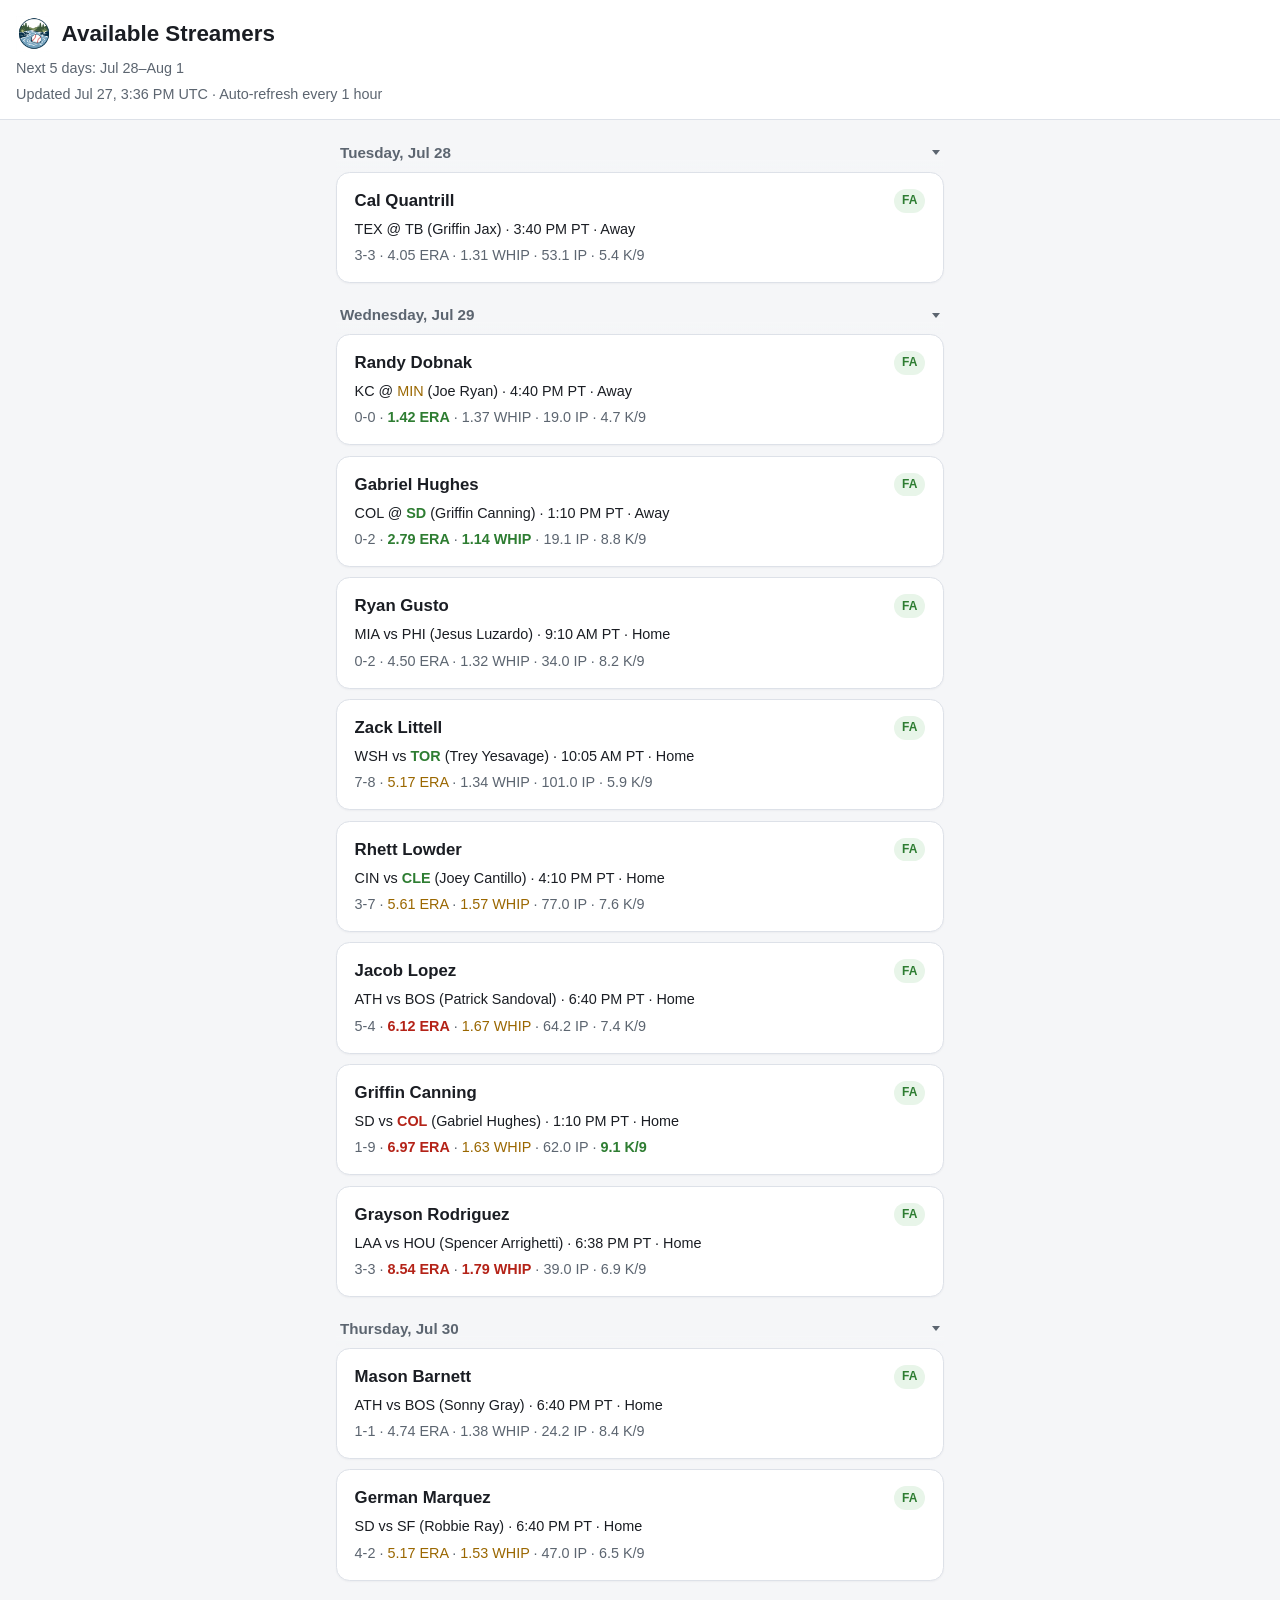
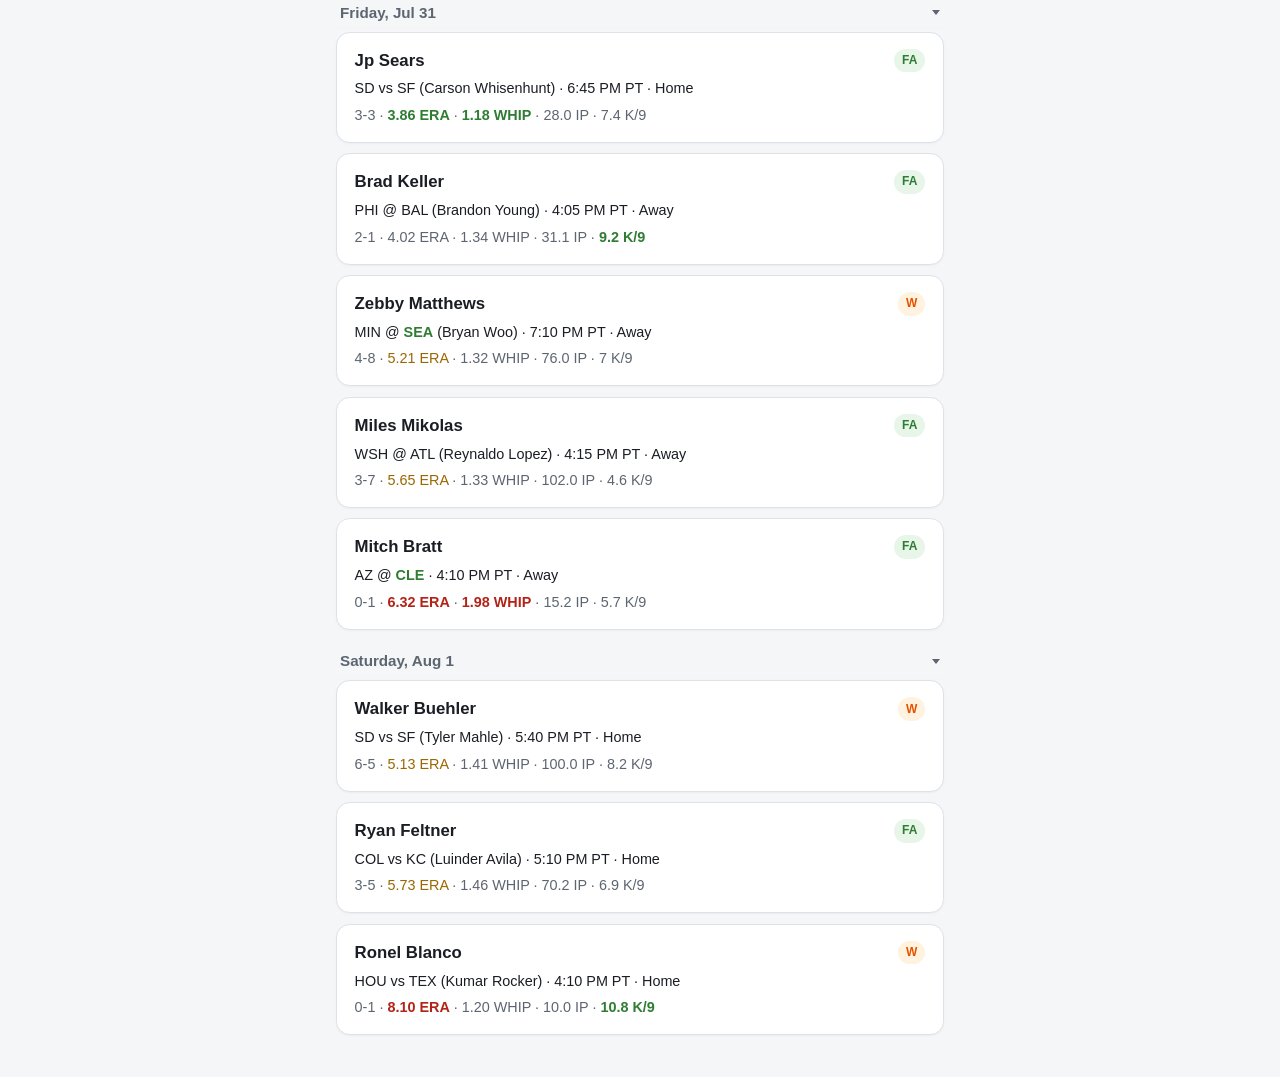
<file: docs/index.html>
<!DOCTYPE html>
<html lang="en">
<head>
  <meta charset="utf-8">
  <meta name="viewport" content="width=device-width, initial-scale=1">
  <title>Available Streamers</title>
  
  <link rel="icon" href="./static/baseball-streamer-logo.png" type="image/png">
  <link rel="stylesheet" href="./static/style.css">
  
</head>
<body>
  <header class="page-header">
    <div class="header-top">
      <div class="header-brand">
        <img
          
          src="./static/baseball-streamer-logo.png"
          
          alt=""
          class="header-logo"
          width="36"
          height="36"
        >
        <h1>Available Streamers</h1>
      </div>
      
    </div>
    <p id="date-range" class="date-range"></p>
    <p id="meta" class="meta"></p>
  </header>

  <main id="content">
    <p class="loading">Loading pitchers…</p>
  </main>

  <script>
    const DEPLOY_MODE = "pages";
    const contentEl = document.getElementById("content");
    const dateRangeEl = document.getElementById("date-range");
    const metaEl = document.getElementById("meta");
    const refreshBtn = document.getElementById("refresh-btn");

    const AVAIL_LABELS = {
      free_agent: "FA",
      waivers: "W",
      na_free_agent: "NA",
    };

    function formatDateHeader(isoDate) {
      const d = new Date(isoDate + "T12:00:00");
      return d.toLocaleDateString("en-US", {
        weekday: "long",
        month: "short",
        day: "numeric",
      });
    }

    function formatCachedAt(iso) {
      if (!iso) return "";
      const d = new Date(iso);
      return d.toLocaleString("en-US", {
        month: "short",
        day: "numeric",
        hour: "numeric",
        minute: "2-digit",
        timeZoneName: "short",
      });
    }

    function parseInningsPitched(value) {
      if (value == null || value === "—") return null;
      const text = String(value).trim();
      if (!text || text === "—") return null;
      if (text.includes(".")) {
        const [whole, frac] = text.split(".", 2);
        if (frac.length === 1 && "012".includes(frac)) {
          return parseInt(whole, 10) + parseInt(frac, 10) / 3;
        }
      }
      const n = parseFloat(text);
      return Number.isFinite(n) ? n : null;
    }

    function parseStatFloat(value) {
      if (value == null || value === "—") return null;
      const n = parseFloat(String(value).trim());
      return Number.isFinite(n) ? n : null;
    }

    function eraHighlight(era) {
      const v = parseStatFloat(era);
      if (v === null) return null;
      if (v > 6) return "bad";
      if (v > 5) return "warn";
      if (v < 4) return "good";
      return null;
    }

    function whipHighlight(whip) {
      const v = parseStatFloat(whip);
      if (v === null) return null;
      if (v > 1.7) return "bad";
      if (v > 1.5) return "warn";
      if (v < 1.2) return "good";
      return null;
    }

    function kPer9(strikeouts, inningsPitched) {
      const ip = parseInningsPitched(inningsPitched);
      if (ip === null || ip <= 0) return null;
      const ks = Number(strikeouts);
      if (!Number.isFinite(ks)) return null;
      return (ks / ip) * 9;
    }

    function formatKPer9(value) {
      if (value === null) return "—";
      const rounded = Math.round(value * 10) / 10;
      if (rounded === Math.floor(rounded)) return String(Math.floor(rounded));
      return String(rounded);
    }

    function kPer9Highlight(strikeouts, inningsPitched) {
      const value = kPer9(strikeouts, inningsPitched);
      if (value === null) return null;
      return value >= 9 ? "good" : null;
    }

    function statHighlights(stats) {
      return {
        era: eraHighlight(stats.era),
        whip: whipHighlight(stats.whip),
        k_per_9: kPer9Highlight(stats.strikeouts, stats.innings_pitched),
      };
    }

    function statHighlightClass(level) {
      return level ? `stat-${level}` : "";
    }

    function appendStatPart(parent, text, level) {
      const cls = statHighlightClass(level);
      if (cls) {
        const span = document.createElement("span");
        span.className = cls;
        span.textContent = text;
        parent.appendChild(span);
      } else {
        parent.appendChild(document.createTextNode(text));
      }
    }

    function renderStatsLine(stats, parentEl) {
      parentEl.replaceChildren();
      if (!stats) {
        parentEl.textContent = "Stats unavailable";
        return;
      }
      const h = statHighlights(stats);
      const wl = `${stats.wins ?? 0}-${stats.losses ?? 0}`;
      parentEl.appendChild(document.createTextNode(`${wl} · `));
      appendStatPart(parentEl, `${stats.era ?? "—"} ERA`, h.era);
      parentEl.appendChild(document.createTextNode(" · "));
      appendStatPart(parentEl, `${stats.whip ?? "—"} WHIP`, h.whip);
      parentEl.appendChild(document.createTextNode(" · "));
      parentEl.appendChild(document.createTextNode(`${stats.innings_pitched ?? "—"} IP`));
      parentEl.appendChild(document.createTextNode(" · "));
      const k9 = kPer9(stats.strikeouts, stats.innings_pitched);
      appendStatPart(parentEl, `${formatKPer9(k9)} K/9`, h.k_per_9);
    }

    function renderMatchup(p, parentEl) {
      parentEl.replaceChildren();
      parentEl.appendChild(document.createTextNode(`${p.pitcher_team} `));
      parentEl.appendChild(document.createTextNode(p.home_away === "away" ? "@ " : "vs "));
      appendStatPart(parentEl, p.opponent_team, p.opponent_highlight);
      if (p.opposing_pitcher_name) {
        parentEl.appendChild(document.createTextNode(` (${p.opposing_pitcher_name})`));
      }
      parentEl.appendChild(document.createTextNode(` · ${p.game_time_pt} · ${homeAwayLabel(p.home_away)}`));
    }

    function homeAwayLabel(value) {
      return value === "away" ? "Away" : "Home";
    }

    function renderPitchers(data) {
      renderMeta(data);

      if (data.warnings && data.warnings.length) {
        const warn = document.createElement("div");
        warn.className = "warnings";
        warn.textContent = data.warnings.join(" ");
        contentEl.innerHTML = "";
        contentEl.appendChild(warn);
      } else {
        contentEl.innerHTML = "";
      }

      const pitchers = data.pitchers || [];
      if (!pitchers.length) {
        const empty = document.createElement("p");
        empty.className = "empty";
        empty.textContent = "No available probable starters in this window.";
        contentEl.appendChild(empty);
        return;
      }

      let currentDate = null;
      let section = null;
      let sectionBody = null;
      let dayIndex = 0;

      for (const p of pitchers) {
        if (p.date !== currentDate) {
          currentDate = p.date;
          dayIndex += 1;

          section = document.createElement("section");
          section.className = "day-section";

          const heading = document.createElement("h2");
          heading.className = "day-heading";
          const toggle = document.createElement("button");
          toggle.type = "button";
          toggle.className = "day-toggle";
          toggle.setAttribute("aria-expanded", "true");

          const bodyId = `day-body-${dayIndex}`;
          toggle.setAttribute("aria-controls", bodyId);

          const title = document.createElement("span");
          title.className = "day-title";
          title.textContent = formatDateHeader(p.date);

          const caret = document.createElement("span");
          caret.className = "day-caret";
          caret.setAttribute("aria-hidden", "true");

          toggle.appendChild(title);
          toggle.appendChild(caret);
          heading.appendChild(toggle);
          section.appendChild(heading);

          sectionBody = document.createElement("div");
          sectionBody.id = bodyId;
          sectionBody.className = "day-body";
          section.appendChild(sectionBody);

          const daySection = section;
          const dayBody = sectionBody;
          toggle.addEventListener("click", () => {
            const isCollapsed = daySection.classList.toggle("is-collapsed");
            toggle.setAttribute("aria-expanded", String(!isCollapsed));
            dayBody.hidden = isCollapsed;
          });

          contentEl.appendChild(section);
        }

        const card = document.createElement("article");
        card.className = "pitcher-card";

        const top = document.createElement("div");
        top.className = "card-top";

        const name = document.createElement("h3");
        name.className = "pitcher-name";
        if (p.yahoo_gamelog_url) {
          const link = document.createElement("a");
          link.href = p.yahoo_gamelog_url;
          link.target = "_blank";
          link.rel = "noopener noreferrer";
          link.textContent = p.name;
          name.appendChild(link);
        } else {
          name.textContent = p.name;
        }

        const badge = document.createElement("span");
        badge.className = `badge badge-${p.availability || "free_agent"}`;
        badge.textContent = AVAIL_LABELS[p.availability] || "FA";

        top.appendChild(name);
        top.appendChild(badge);

        const matchup = document.createElement("p");
        matchup.className = "matchup";
        renderMatchup(p, matchup);

        const stats = document.createElement("p");
        stats.className = "stats";
        renderStatsLine(p.stats, stats);

        card.appendChild(top);
        card.appendChild(matchup);
        card.appendChild(stats);
        sectionBody.appendChild(card);
      }
    }

    let currentData = null;

    function renderMeta(data, { refreshing = false, error = "" } = {}) {
      dateRangeEl.textContent = data.date_range
        ? `Next ${data.days} days: ${data.date_range}`
        : "";

      if (DEPLOY_MODE === "pages") {
        const updated = data.cached_at ? `Updated ${formatCachedAt(data.cached_at)}` : "";
        const schedule = " · Auto-refresh every 1 hour";
        metaEl.textContent = updated ? `${updated}${schedule}` : `No data loaded yet${schedule}`;
        metaEl.classList.remove("is-refreshing", "is-refresh-error");
        return;
      }

      const cachedLabel = data.cached ? "Cached" : "Fresh";
      const updated = data.cached_at ? ` · Updated ${formatCachedAt(data.cached_at)}` : "";
      let suffix = "";
      if (refreshing) {
        suffix = " · Refreshing…";
      } else if (error) {
        suffix = ` · Refresh failed: ${error}`;
      }
      metaEl.textContent = `${cachedLabel}${updated}${suffix}`;
      metaEl.classList.toggle("is-refreshing", refreshing);
      metaEl.classList.toggle("is-refresh-error", Boolean(error));
    }

    function pitchersUrl() {
      const base = "./data/pitchers.json";
      const hourBucket = Math.floor(Date.now() / 3600000);
      return `${base}?t=${hourBucket}`;
    }

    async function fetchPitchersJson() {
      const resp = await fetch(pitchersUrl());
      const text = await resp.text();
      let data;
      try {
        data = JSON.parse(text);
      } catch (_) {
        throw new Error("Could not read pitcher data.");
      }
      if (!resp.ok) {
        throw new Error(data.error || "Failed to load pitchers");
      }
      return data;
    }

    async function loadPitchers(refresh = false) {
      if (DEPLOY_MODE === "pages") {
        contentEl.innerHTML = '<p class="loading">Loading pitchers…</p>';
        try {
          const data = await fetchPitchersJson();
          renderPitchers(data);
        } catch (err) {
          contentEl.innerHTML = `<p class="error">${err.message}</p>`;
        }
        return;
      }

      const showStale = refresh && currentData !== null;
      refreshBtn.disabled = true;
      refreshBtn.classList.toggle("is-refreshing", showStale);

      let timer = null;
      if (!showStale) {
        const started = Date.now();
        timer = setInterval(() => {
          const secs = Math.floor((Date.now() - started) / 1000);
          const hint = secs < 10
            ? "Loading pitchers…"
            : secs < 60
              ? `Loading pitchers… (${secs}s — first load can take up to 2 minutes)`
              : `Still loading… (${secs}s — fetching Yahoo availability for probable starters)`;
          contentEl.innerHTML = `<p class="loading">${hint}</p>`;
        }, 1000);
        contentEl.innerHTML = '<p class="loading">Loading pitchers…</p>';
      } else {
        renderMeta(currentData, { refreshing: true });
      }

      try {
        const url = refresh ? "/api/pitchers?refresh=1" : "/api/pitchers";
        const resp = await fetch(url);
        const text = await resp.text();
        let data;
        try {
          data = JSON.parse(text);
        } catch (_) {
          throw new Error("Server returned an invalid response. Check the terminal for errors.");
        }
        if (!resp.ok) {
          throw new Error(data.error || "Failed to load pitchers");
        }
        currentData = data;
        renderPitchers(data);
      } catch (err) {
        if (showStale) {
          renderMeta(currentData, { error: err.message });
        } else {
          contentEl.innerHTML = `<p class="error">${err.message}</p>`;
        }
      } finally {
        if (timer) clearInterval(timer);
        refreshBtn.disabled = false;
        refreshBtn.classList.remove("is-refreshing");
      }
    }

    if (DEPLOY_MODE === "pages") {
      loadPitchers();
    } else {
      refreshBtn.addEventListener("click", () => loadPitchers(true));
      loadPitchers(false);
    }
  </script>
</body>
</html>
</file>
<file: docs/static/style.css>
:root {
  color-scheme: light;
  --bg: #f5f6f8;
  --card: #ffffff;
  --text: #1a1d23;
  --muted: #5c6570;
  --border: #dde1e8;
  --accent: #1f6feb;
  --badge-fa: #e8f5e9;
  --badge-fa-text: #2e7d32;
  --badge-w: #fff3e0;
  --badge-w-text: #e65100;
  --badge-na: #ede7f6;
  --badge-na-text: #5e35b1;
  --error: #b42318;
}

* {
  box-sizing: border-box;
}

body {
  margin: 0;
  font-family: -apple-system, BlinkMacSystemFont, "Segoe UI", Roboto, Helvetica, Arial, sans-serif;
  background: var(--bg);
  color: var(--text);
  line-height: 1.45;
}

.page-header {
  position: sticky;
  top: 0;
  z-index: 10;
  background: var(--card);
  border-bottom: 1px solid var(--border);
  padding: 1rem 1rem 0.85rem;
}

.header-top {
  display: flex;
  align-items: center;
  justify-content: space-between;
  gap: 0.75rem;
}

.header-brand {
  display: flex;
  align-items: center;
  gap: 0.6rem;
  min-width: 0;
}

.header-logo {
  width: 2.25rem;
  height: 2.25rem;
  flex-shrink: 0;
  object-fit: contain;
}

h1 {
  margin: 0;
  font-size: 1.25rem;
  font-weight: 700;
}

.date-range,
.meta {
  margin: 0.35rem 0 0;
  font-size: 0.9rem;
  color: var(--muted);
}

.meta.is-refreshing {
  color: var(--accent);
}

.meta.is-refresh-error {
  color: var(--error);
}

.refresh-btn {
  border: 1px solid var(--border);
  background: var(--card);
  color: var(--accent);
  border-radius: 999px;
  padding: 0.45rem 0.9rem;
  font-size: 0.9rem;
  font-weight: 600;
  cursor: pointer;
  min-height: 2.5rem;
}

.refresh-btn:disabled {
  opacity: 0.6;
  cursor: wait;
}

.refresh-btn.is-refreshing:disabled {
  opacity: 1;
}

main {
  padding: 0.75rem 1rem 2rem;
  max-width: 640px;
  margin: 0 auto;
}

.loading,
.empty,
.error {
  text-align: center;
  padding: 2rem 0.5rem;
  color: var(--muted);
}

.error {
  color: var(--error);
}

.warnings {
  background: #fff8e1;
  border: 1px solid #ffe082;
  border-radius: 0.75rem;
  padding: 0.75rem 1rem;
  margin-bottom: 0.75rem;
  font-size: 0.9rem;
  color: #6d4c00;
}

.day-section {
  margin-bottom: 0.5rem;
}

.day-heading {
  position: sticky;
  top: 5.5rem;
  z-index: 5;
  margin: 0;
  padding: 0.35rem 0 0.3rem;
  background: linear-gradient(var(--bg) 70%, transparent);
}

.day-toggle {
  width: 100%;
  display: flex;
  align-items: center;
  justify-content: space-between;
  gap: 0.75rem;
  border: 0;
  border-radius: 0.5rem;
  background: transparent;
  color: var(--muted);
  cursor: pointer;
  font: inherit;
  font-size: 0.95rem;
  font-weight: 700;
  padding: 0.3rem 0.25rem 0.2rem;
  text-align: left;
}

.day-toggle:hover,
.day-toggle:focus-visible {
  color: var(--text);
}

.day-toggle:focus-visible {
  outline: 2px solid var(--accent);
  outline-offset: 2px;
}

.day-title {
  min-width: 0;
}

.day-caret {
  width: 0;
  height: 0;
  flex-shrink: 0;
  border-left: 0.28rem solid transparent;
  border-right: 0.28rem solid transparent;
  border-top: 0.36rem solid currentColor;
  transition: transform 120ms ease;
}

.day-section.is-collapsed .day-caret {
  transform: rotate(-90deg);
}

.pitcher-card {
  background: var(--card);
  border: 1px solid var(--border);
  border-radius: 0.85rem;
  padding: 0.85rem 1rem;
  margin-bottom: 0.65rem;
  box-shadow: 0 1px 2px rgba(16, 24, 40, 0.04);
}

.card-top {
  display: flex;
  align-items: flex-start;
  justify-content: space-between;
  gap: 0.75rem;
}

.pitcher-name {
  margin: 0;
  font-size: 1.05rem;
  font-weight: 700;
}

.pitcher-name a {
  color: inherit;
  text-decoration: none;
}

.pitcher-name a:hover {
  color: var(--accent);
  text-decoration: underline;
}

.badge {
  flex-shrink: 0;
  font-size: 0.75rem;
  font-weight: 700;
  padding: 0.2rem 0.5rem;
  border-radius: 999px;
}

.badge-free_agent {
  background: var(--badge-fa);
  color: var(--badge-fa-text);
}

.badge-waivers {
  background: var(--badge-w);
  color: var(--badge-w-text);
}

.badge-na_free_agent {
  background: var(--badge-na);
  color: var(--badge-na-text);
}

.matchup,
.stats {
  margin: 0.35rem 0 0;
  font-size: 0.9rem;
}

.matchup {
  color: var(--text);
}

.stats {
  color: var(--muted);
}

.stats .stat-good {
  font-weight: 700;
  color: var(--badge-fa-text);
}

.stats .stat-warn {
  color: #9a6700;
}

.stats .stat-bad {
  font-weight: 700;
  color: var(--error);
}

.matchup .stat-good {
  font-weight: 700;
  color: var(--badge-fa-text);
}

.matchup .stat-warn {
  color: #9a6700;
}

.matchup .stat-bad {
  font-weight: 700;
  color: var(--error);
}

@media (min-width: 480px) {
  h1 {
    font-size: 1.4rem;
  }

  .pitcher-card {
    padding: 1rem 1.1rem;
  }
}
</file>
